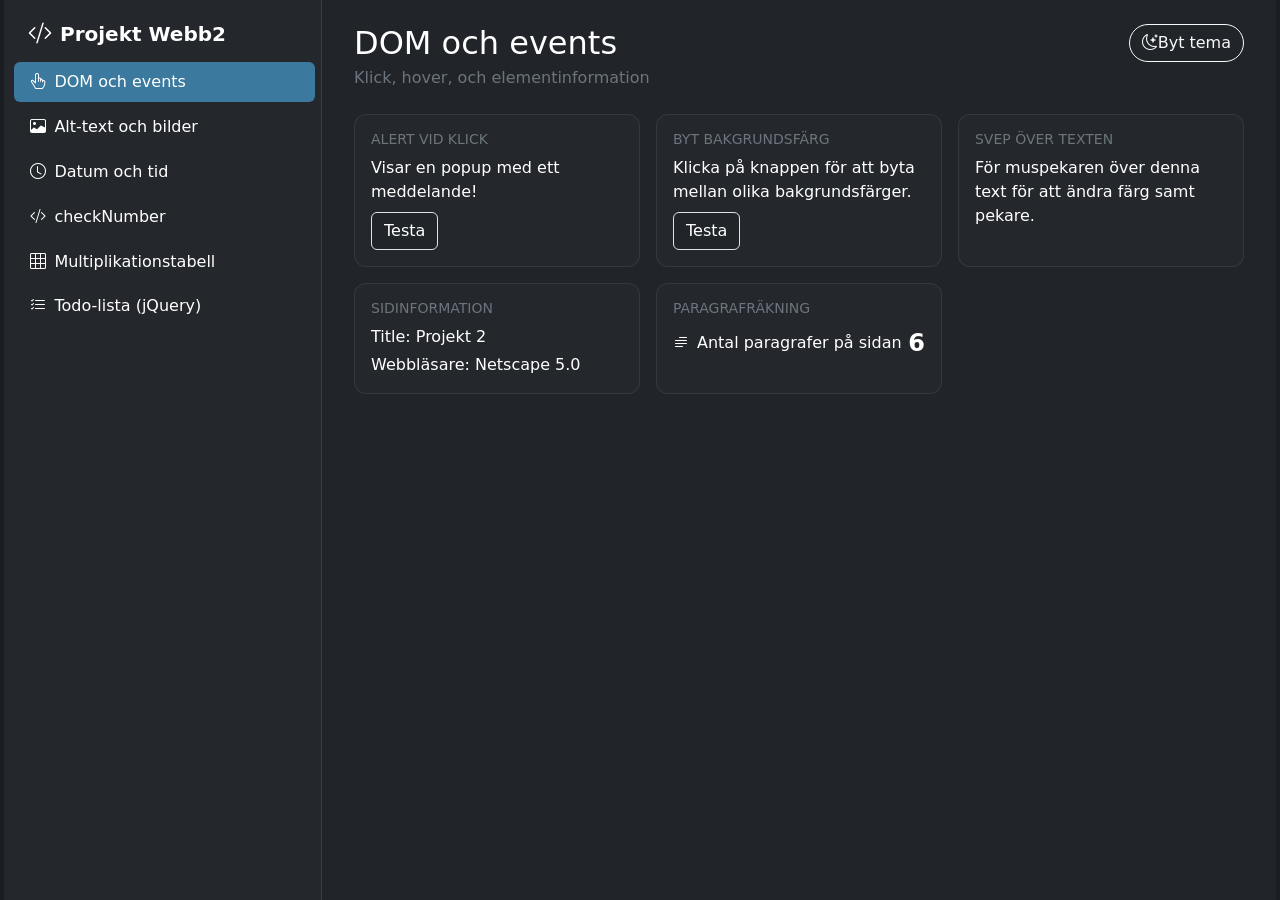
<file: Projekt 2 - Egen/Index.html>
<!DOCTYPE html>
<html lang="en">
<head>
    <meta charset="UTF-8">
    <meta name="viewport" content="width=device-width, initial-scale=1.0">
    <title>Projekt 2</title> <!-- Glöm inte att byta ut -->
    <!-- Hämtar in BootStrap CSS -->
    <link href="https://cdn.jsdelivr.net/npm/bootstrap@5.3.8/dist/css/bootstrap.min.css" rel="stylesheet" integrity="sha384-sRIl4kxILFvY47J16cr9ZwB07vP4J8+LH7qKQnuqkuIAvNWLzeN8tE5YBujZqJLB" crossorigin="anonymous">
    <!-- BootStrap Icons-->
    <link rel="stylesheet" href="https://cdn.jsdelivr.net/npm/bootstrap-icons@1.11.3/font/bootstrap-icons.min.css"> 
    <!-- Hämtar in våran CSS (måste ligga efter bootstrap)-->
    <link rel="stylesheet" href="MyCSS/style.css">
</head>
<body class="bg-light">
    <div class="container-fluid bg-dark min-vh-100">
        <div class="row gx-3 h-100">
            <!-- Sidopanelen skapas från MyJQ.js -->
            <div class="col-12 col-lg-3" id="list-container">
            </div>
            <div class="col-12 col-lg-9 bg-dark" id="card-container">
                <div class="p-4">
                    <div class="d-flex justify-content-between align-items-start mb-4 flex-wrap gap-3">
                        <div>
                            <h2 id="section-title" class="text-white mb-1"></h2>
                            <p id="section-subtitle" class="text-secondary mb-0"></p>
                        </div>
                        <button id="theme-toggle" class="btn btn-outline-light rounded-pill">
                            <i class="bi bi-moon-stars"></i><span>Byt tema</span>
                        </button>
                    </div>
                    <!-- Korten skapas från MyJQ.js -->
                    <div id="cards-area" class="row g-3">
                    </div>
                </div>
            </div>
        </div>
    </div>

    <!-- Bootstrap JS -->
    <script src="https://cdn.jsdelivr.net/npm/bootstrap@5.3.8/dist/js/bootstrap.bundle.min.js" integrity="sha384-FKyoEForCGlyvwx9Hj09JcYn3nv7wiPVlz7YYwJrWVcXK/BmnVDxM+D2scQbITxI" crossorigin="anonymous"></script>
    <!-- Hämtar in jQuery-library -->
    <script src="MyJS/jQuery_v4.js"></script>
    <!-- Hämtar in vår egna jQuery -->
    <script src="MyJS/MyJQ.js"></script>
</body>
</html>
</file>
<file: Projekt 2 - Egen/MyCSS/style.css>
html, body {
    height: 100%;
}

.container-fluid.min-vh-100 {
    display: flex;
    flex-direction: column;
}

.container-fluid.min-vh-100 > .row {
    flex: 1;
}

:root {
    --bg-main: #1a1d21;
    --bg-panel: #24272c;
}

.container-fluid.bg-dark {
    background-color: var(--bg-main) !important;
}

#list-container {
    background-color: var(--bg-panel);
    border-right: 1px solid rgba(255, 255, 255, 0.1);
}

#list-container .list-group-item {
    border: 0;
    background-color: transparent;
    margin: 0.15rem;
    border-radius: 0.5rem;
}

#list-container .list-group-item:focus, #list-container .list-group-item:active {
    outline: none;
    box-shadow: none;
}

#list-container .list-group-item.active {
    background-color: #3b7a9e !important;
    color: #ffffff !important;
    border-radius: 0.375rem;
}

.nav-link-item:hover:not(.active) {
    background-color: rgba(255, 255, 255, 0.05);
}

.card {
    border-radius: 0.75rem;
    transition: background-color 0.3s ease;
    background-color: var(--bg-panel) !important;
    border-color: rgba(255, 255, 255, 0.08) !important;
}

body.light-theme {
    background-color: #f7f8fa !important;
}

body.light-theme .bg-dark {
    background-color: #ffffff !important;
}

body.light-theme .text-white, body.light-theme .nav-link-item {
    color: #212529 !important;
}

body.light-theme .card {
    background-color: #f1f3f5 !important;
    border-color: #dee2e6 !important;
    color: #212529 !important;
}

.themed-text {
    color: #ffffff;
}

body.light-theme .themed-text {
    color: #212529;
}

#bg-card {
    background-color: #292D32;
}

body.light-theme #theme-toggle {
    color: #212529;
    border-color: #212529;
}

body.light-theme #theme-toggle:hover {
    background-color: #212529;
    color: #ffffff;
}

body.light-theme #list-container {
    background-color: #ffffff;
    border-right: 1px solid rgba(0, 0, 0, 0.08);
}
</file>
